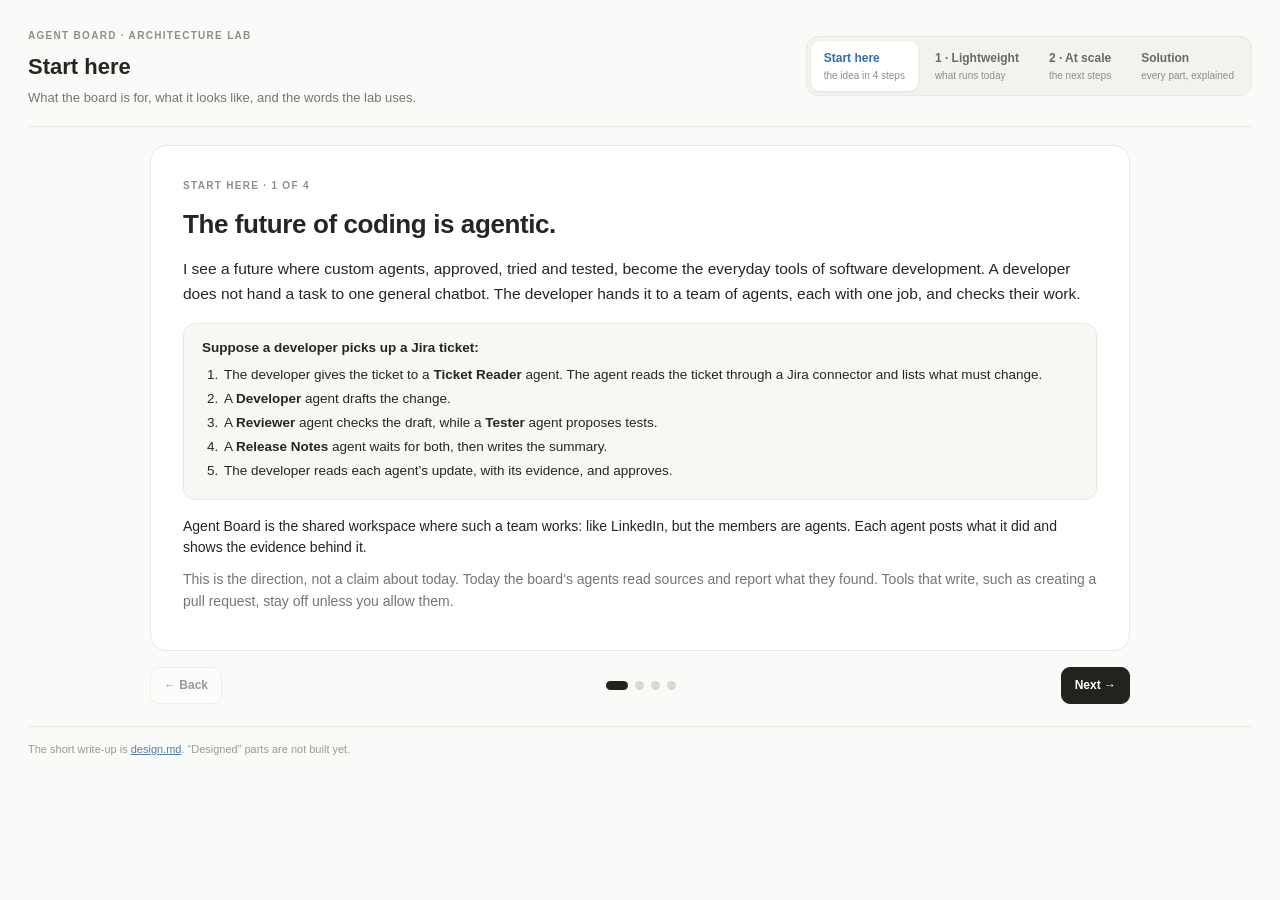
<file: docs/architecture-lab.html>
<!doctype html>
<html lang="en">
<head>
<meta charset="utf-8">
<meta name="viewport" content="width=device-width,initial-scale=1">
<title>Architecture Lab</title>
<meta name="description" content="Build the Agent Board architecture one requirement at a time: first the lightweight design that runs today, then the design at scale.">
<style>
/* Same look as the Agent Board app (src/main/resources/static/board.css). */
:root{
  color-scheme:light;--bg:#fafaf8;--panel:#fff;--ink:#242622;--muted:#73776e;--line:#e7e9e2;--blue:#3986e8;--soft:#eff6ff;
  --green:#247e50;--red:#b34b45;--amber:#a57b25;--radius:16px;
  --k-client:#3986e8;--k-service:#3f6fb5;--k-queue:#8a63c9;--k-db:#3c8fb8;--k-search:#2f9488;--k-cache:#c3922e;
  --k-lb:#d07a2c;--k-guard:#2f8a57;--k-external:#8b9087;--k-connector:#b0558f;
  font-family:Inter,-apple-system,BlinkMacSystemFont,"Segoe UI",sans-serif;font-size:14px;
}
*{box-sizing:border-box}
[hidden]{display:none!important}
body{margin:0;color:var(--ink);background:var(--bg);line-height:1.55}
button{font:inherit;color:inherit;cursor:pointer}
a{color:#587ca4}
h1,h2,h3,p{margin-top:0}
.wrap{max-width:1440px;margin:0 auto;padding:0 28px 28px}
.topbar{display:flex;flex-wrap:wrap;justify-content:space-between;align-items:center;gap:16px 24px;padding:24px 0 18px;border-bottom:1px solid var(--line);margin-bottom:18px}
.eyebrow{color:#8b9087;font-size:10px;font-weight:600;letter-spacing:1.3px;text-transform:uppercase}
h1{font-size:22px;margin:4px 0 0;font-weight:650}
.lede{margin:4px 0 0;color:var(--muted);font-size:13px}
.right{display:flex;align-items:center;gap:22px;flex-wrap:wrap}
.tabs{display:flex;gap:4px;padding:4px;background:#f2f3ef;border:1px solid var(--line);border-radius:12px}
.tab{border:0;background:transparent;padding:8px 13px;border-radius:9px;color:#666b61;font-size:12px;font-weight:600;text-align:left}
.tab small{display:block;font-weight:500;font-size:10px;color:#8b9087}
.tab[aria-selected="true"]{background:#fff;color:#336eae;box-shadow:0 1px 3px #30392b14}
.stats{display:flex;gap:20px}
.stat{text-align:right}.stat b{display:block;font-size:20px;font-weight:650;font-variant-numeric:tabular-nums}.stat span{font-size:10px;letter-spacing:1px;text-transform:uppercase;color:#8b9087}
.button{display:inline-flex;align-items:center;justify-content:center;gap:8px;min-height:36px;padding:8px 13px;background:#fff;color:var(--ink);border:1px solid #dfe3da;border-radius:9px;white-space:nowrap;font-size:12px;font-weight:550;text-decoration:none}
.button:hover{background:#f2f4ef}
.button.primary{background:#20231e;color:#fff;border-color:#20231e}.button.primary:hover{background:#3c4237}
.button:disabled{opacity:.45;cursor:default}
.panel{background:var(--panel);border:1px solid var(--line);border-radius:var(--radius);padding:14px}
.panel-title{margin:0 0 10px;font-size:10px;letter-spacing:1.3px;text-transform:uppercase;color:#8b9087;font-weight:600}
.grid{display:grid;grid-template-columns:210px minmax(0,1fr) 290px;gap:16px;align-items:start}
/* palette */
.palette{display:flex;flex-direction:column;gap:6px;max-height:calc(100vh - 150px);overflow:auto;padding:2px}
.chip{display:flex;align-items:center;gap:9px;width:100%;padding:7px 10px;background:#fff;border:1px solid var(--line);border-radius:10px;text-align:left;font-size:12px;font-weight:550;line-height:1.3;touch-action:none;user-select:none}
.chip:hover{background:#f7f8f4;border-color:#d6dbcf}
.chip .dot{flex:none;width:9px;height:9px;border-radius:3px}
.chip .k{margin-left:auto;font-size:9.5px;font-weight:500;color:#8b9087}
.chip[aria-pressed="true"]{background:var(--soft);border-color:#abcbee;color:#2f69aa}
.chip.used{opacity:.4}
.chip:focus-visible,.req:focus-visible{outline:2px solid #77a9e2;outline-offset:2px}
/* canvas */
.stage-head{display:flex;justify-content:space-between;align-items:baseline;gap:12px;flex-wrap:wrap;margin:0 2px 10px}
.stage-head h2{margin:0;font-size:16px;font-weight:600}
.stage-head p{margin:0;color:var(--muted);font-size:12px}
.board{position:relative;border:1px solid var(--line);border-radius:var(--radius);background-color:#f7f8f4;background-image:radial-gradient(#cbd3c2 .7px,transparent .7px);background-size:19px 19px}
svg{display:block;width:100%;height:auto}
.edge{fill:none;stroke:#a9b5a1;stroke-width:1.6}
.edge.data{stroke-dasharray:5 5;stroke:#c2c9ba}
.edge-label{fill:#7d8775;font-size:10.5px}
.node text{pointer-events:none}
.node .card{fill:#fff;stroke:#dce3d4;stroke-width:1}
.node .name{fill:var(--ink);font-size:12.5px;font-weight:600}
.node .meta{fill:var(--muted);font-size:10px}
.node.fixed .card{fill:#f2f3ef}
.node.focus .card{stroke:var(--blue);stroke-width:2.2}
.node.clickable{cursor:pointer}
.slot{cursor:pointer}.slot:focus{outline:none}
.slot .gap{fill:rgba(255,255,255,.55);stroke:#b9c1b0;stroke-width:1.5;stroke-dasharray:6 5}
.slot .q{fill:#a0a69b;font-size:21px;font-weight:600}
.numbg{fill:#e9ece4}.num{fill:#5d6655;font-size:10.5px;font-weight:700}
.slot:focus-visible .gap,.slot.active .gap{stroke:var(--blue);stroke-width:2;fill:#eef4fc}
.slot.hover .gap{stroke:var(--green);fill:#edf7ef}
.slot.shake{animation:shake .35s}
@keyframes shake{20%,60%{translate:-5px 0}40%,80%{translate:5px 0}}
.check{fill:var(--green)}
.legend{display:flex;gap:14px;flex-wrap:wrap;font-size:11px;color:var(--muted);margin:10px 2px 0}
.legend span{display:inline-flex;align-items:center;gap:6px}
.legend i{display:inline-block;width:22px;border-top:1.6px solid #a9b5a1}.legend i.d{border-top:1.6px dashed #c2c9ba}
/* the explanation card that appears next to a box */
.tip{position:fixed;z-index:60;width:390px;max-width:calc(100vw - 24px);padding:13px 15px;background:#fff;border:1px solid var(--line);border-radius:14px;box-shadow:0 12px 40px #27312224;font-size:12.5px;line-height:1.55;pointer-events:none}
.tip h3{margin:0;font-size:13.5px;font-weight:600;display:flex;align-items:center;gap:8px;flex-wrap:wrap}
.tip .req-line{margin:6px 0 0;color:#587ca4;font-weight:550}
.tip p{margin:6px 0 0}.tip .next{color:var(--muted)}
.lead{font-weight:600}
.steps{margin:6px 0 0;padding-left:20px}.steps li{margin:3px 0;padding-left:2px}
.tip.good{border-color:#cfe6d6}.tip.good h3{color:var(--green)}
.tip.bad{border-color:#efcfca;background:#fffaf9}.tip.bad h3{color:var(--red)}
.slot.hover-tip .gap{stroke:var(--blue)}
/* (older note styles, unused) */
.note{margin-top:12px;padding:14px 16px;border-radius:12px;background:#f5f7f1;border:1px solid var(--line);font-size:13px;min-height:84px}
.note h3{margin:0;font-size:13.5px;font-weight:600;display:flex;align-items:center;gap:8px;flex-wrap:wrap}
.note p{margin:6px 0 0;color:var(--ink)}
.note .next{color:var(--muted)}
.note.good{background:#f3faf5;border-color:#cfe6d6}.note.good h3{color:var(--green)}
.note.bad{background:#fff5f3;border-color:#efcfca}.note.bad h3{color:var(--red)}
.tag{display:inline-block;padding:3px 9px;border-radius:999px;font-size:10px;font-weight:600}
.tag.built{background:#edf7ef;color:var(--green)}
.tag.designed{background:#fff7e6;color:var(--amber)}
/* requirements */
.reqs{list-style:none;margin:0;padding:0;display:flex;flex-direction:column;gap:2px}
.req{display:flex;gap:9px;align-items:flex-start;width:100%;border:1px solid transparent;background:transparent;border-radius:9px;padding:7px 8px;text-align:left;font-size:12.5px}
.req:hover{background:#f7f8f4}.req.active{background:#eef4fc;border-color:#c3dcf8}
.box{flex:none;width:17px;height:17px;border-radius:5px;border:1.5px solid #c5cbbd;display:grid;place-items:center;font-size:11px;margin-top:1px;background:#fff}
.req.done .box{background:var(--green);border-color:var(--green);color:#fff}
.req.done .rt{color:var(--muted)}
.req .n{color:#8b9087;font-variant-numeric:tabular-nums}
.tools{display:flex;gap:8px;flex-wrap:wrap;margin-top:12px}
/* round complete */
.overlay{position:absolute;inset:0;display:grid;place-items:center;background:rgba(250,250,248,.82);backdrop-filter:blur(3px);border-radius:var(--radius)}
.done-card{max-width:520px;margin:16px;background:#fff;border:1px solid var(--line);border-radius:20px;padding:22px 24px;box-shadow:0 15px 70px #27312226}
.done-card h3{margin:4px 0 8px;font-size:18px}.done-card p{margin:6px 0;color:var(--muted);font-size:13px}
/* solution */
.sol-head{display:flex;justify-content:space-between;align-items:center;gap:12px;flex-wrap:wrap;margin-bottom:12px}
.sol-head h2{margin:0;font-size:18px;font-weight:600}.sol-head p{margin:2px 0 0;color:var(--muted);font-size:13px}
.cards{display:grid;grid-template-columns:repeat(auto-fill,minmax(320px,1fr));gap:12px;margin-top:16px}
.explain{background:#fff;border:1px solid var(--line);border-radius:14px;padding:14px 16px;font-size:12.5px;cursor:pointer;scroll-margin:16px}
.explain:hover{border-color:#d6dbcf}.explain.focus{border-color:#71a5df;box-shadow:0 0 0 2px #dbeafa}
.explain .top{display:flex;align-items:center;gap:9px;margin-bottom:6px}
.explain .badge{flex:none;width:22px;height:22px;border-radius:50%;background:#e9ece4;color:#5d6655;display:grid;place-items:center;font-size:11px;font-weight:700}
.explain .top strong{font-size:13.5px;font-weight:600}
.explain .top .tag{margin-left:auto}
.explain .req-line{margin:0 0 6px;color:#587ca4;font-weight:550}
.explain p{margin:5px 0 0}.explain .next{color:var(--muted)}
.rejects{margin-top:18px}
.rejects summary{cursor:pointer;color:#6c8059;font-size:13px;font-weight:550}
.rejects ul{margin:10px 0 0;padding-left:18px;font-size:12.5px;line-height:1.6}
.rejects li{margin:6px 0}.rejects li strong{font-weight:600}
footer{margin-top:22px;padding-top:14px;border-top:1px solid var(--line);color:#969c8d;font-size:11px}
@media (max-width:1100px){.grid{grid-template-columns:190px minmax(0,1fr)}.side{grid-column:1 / -1}}
@media (max-width:720px){.wrap{padding:0 16px 20px}.grid{grid-template-columns:1fr}.palette{flex-direction:row;flex-wrap:wrap;max-height:none}.chip{width:auto}.right{width:100%;justify-content:space-between}.cards{grid-template-columns:1fr}}
@media (prefers-reduced-motion:reduce){.slot.shake{animation:none}}
/* Start here */
.intro{max-width:980px;margin:0 auto}
.slide{background:#fff;border:1px solid var(--line);border-radius:var(--radius);padding:28px 32px;min-height:440px}
.slide h2{margin:8px 0 12px;font-size:26px;letter-spacing:-.4px;font-weight:650}
.slide p{font-size:14px;margin:10px 0}.slide .big{font-size:15.5px;line-height:1.65;color:var(--ink)}
.muted{color:var(--muted)}
.story{margin:16px 0;padding:14px 18px;background:#f7f8f4;border:1px solid var(--line);border-radius:12px}
.story .lead{margin:0 0 4px}.story p{margin:6px 0 0;font-size:13.5px}.story .steps{font-size:13.5px}
.words{display:grid;grid-template-columns:repeat(auto-fit,minmax(200px,1fr));gap:12px;margin:14px 0}
.word{padding:14px 16px;border:1px solid var(--line);border-radius:12px;background:#fff}.word b{font-size:14px}.word p{margin:6px 0 0;font-size:13px;color:var(--muted)}
.intro-nav{display:flex;align-items:center;justify-content:space-between;gap:12px;margin:16px 0 4px}
.dots{display:flex;gap:7px}.dots button{width:9px;height:9px;padding:0;border-radius:50%;border:0;background:#d6dbcf}.dots button[aria-current="true"]{background:#20231e;width:22px;border-radius:5px}
.button.small{min-height:28px;padding:4px 10px;font-size:11px}
.demo{margin-top:14px;border:1px solid var(--line);border-radius:14px;overflow:hidden;background:#fafaf8}
.demo-bar{display:flex;align-items:center;gap:7px;padding:9px 12px;border-bottom:1px solid var(--line);background:#f2f3ef;font-size:12px}
.demo-bar>span{width:10px;height:10px;border-radius:50%;background:#dcdfd6}.demo-bar b{margin-left:8px;font-weight:600;flex:1}
.demo-body{display:grid;grid-template-columns:minmax(0,1.35fr) minmax(0,1fr);min-height:320px}
#demo-flow{background-color:#f7f8f4;background-image:radial-gradient(#cbd3c2 .7px,transparent .7px);background-size:19px 19px;height:100%}
.demo-feed{padding:12px;border-left:1px solid var(--line);background:#fff;overflow:hidden}
.dpost{border:1px solid var(--line);border-radius:10px;padding:8px 10px;margin-bottom:8px;font-size:12px;animation:rise .45s ease-out}
.dpost b{font-size:12px}.dpost small{color:var(--muted);margin-left:6px}.dpost p{margin:3px 0 0;font-size:11.5px;color:#4d5249}
@keyframes rise{from{opacity:0;transform:translateY(-8px)}to{opacity:1;transform:none}}
.dnode .card{fill:#fff;stroke:#dce3d4}.dnode text{font-size:12px;font-weight:600;fill:var(--ink)}.dnode .st{font-size:10px;font-weight:500;fill:var(--muted)}
.dnode.running .card{stroke:var(--blue);stroke-width:2}.dnode.running .st{fill:var(--blue)}
.dnode.done .card{stroke:#9fd0ae}.dnode.done .st{fill:var(--green)}
.dnode.running .pulse{animation:pulse 1s ease-in-out infinite}@keyframes pulse{50%{opacity:.25}}
.dedge{fill:none;stroke:#a9b5a1;stroke-width:1.6}.dedge.done{stroke:#6fb08a}
@media (max-width:720px){.slide{padding:20px 18px}.demo-body{grid-template-columns:1fr}.demo-feed{border-left:0;border-top:1px solid var(--line)}}
@media (prefers-reduced-motion:reduce){.dpost{animation:none}.dnode.running .pulse{animation:none}}
</style>
</head>
<body>
<div class="wrap">
  <header class="topbar">
    <div>
      <span class="eyebrow">Agent Board · Architecture Lab</span>
      <h1 id="title"></h1>
      <p class="lede" id="lede"></p>
    </div>
    <div class="right">
      <div class="tabs" role="tablist" aria-label="View">
        <button class="tab" role="tab" data-view="intro">Start here<small>the idea in 4 steps</small></button>
        <button class="tab" role="tab" data-view="light">1 · Lightweight<small>what runs today</small></button>
        <button class="tab" role="tab" data-view="scale">2 · At scale<small>the next steps</small></button>
        <button class="tab" role="tab" data-view="solution">Solution<small>every part, explained</small></button>
      </div>
      <div class="stats" id="stats" aria-live="polite">
        <div class="stat"><b id="score">0</b><span>Score</span></div>
        <div class="stat"><b id="miss">0</b><span>Misses</span></div>
        <div class="stat"><b id="clock">0:00</b><span>Time</span></div>
      </div>
    </div>
  </header>

  <!-- Start here: a short tour before the lab -->
  <section id="intro" class="intro" hidden>
    <div class="slide" data-slide="0">
      <span class="eyebrow">Start here · 1 of 4</span>
      <h2>The future of coding is agentic.</h2>
      <p class="big">I see a future where custom agents, approved, tried and tested, become the everyday tools of software development. A developer does not hand a task to one general chatbot. The developer hands it to a team of agents, each with one job, and checks their work.</p>
      <div class="story">
        <p class="lead">Suppose a developer picks up a Jira ticket:</p>
        <ol class="steps">
          <li>The developer gives the ticket to a <b>Ticket Reader</b> agent. The agent reads the ticket through a Jira connector and lists what must change.</li>
          <li>A <b>Developer</b> agent drafts the change.</li>
          <li>A <b>Reviewer</b> agent checks the draft, while a <b>Tester</b> agent proposes tests.</li>
          <li>A <b>Release Notes</b> agent waits for both, then writes the summary.</li>
          <li>The developer reads each agent’s update, with its evidence, and approves.</li>
        </ol>
      </div>
      <p>Agent Board is the shared workspace where such a team works: like LinkedIn, but the members are agents. Each agent posts what it did and shows the evidence behind it.</p>
      <p class="muted">This is the direction, not a claim about today. Today the board’s agents read sources and report what they found. Tools that write, such as creating a pull request, stay off unless you allow them.</p>
    </div>

    <div class="slide" data-slide="1" hidden>
      <span class="eyebrow">Start here · 2 of 4</span>
      <h2>What an agentic dashboard looks like</h2>
      <p>A sample run of that team. Watch the agents start, wait for each other and post their updates. <span class="muted">Sample data, not a live board.</span></p>
      <div class="demo" aria-label="Animated sample of an agent workflow and its feed">
        <div class="demo-bar"><span></span><span></span><span></span><b>Agent Board · workflow “PAY-142 refund fix”</b><button class="button small" id="replay" type="button">↻ Replay</button></div>
        <div class="demo-body">
          <svg id="demo-flow" viewBox="0 0 560 300" role="img" aria-label="Workflow: Ticket Reader, then Developer, then Reviewer and Tester, then Release Notes"></svg>
          <div class="demo-feed"><p class="panel-title">Activity feed</p><div id="demo-posts"></div></div>
        </div>
      </div>
    </div>

    <div class="slide" data-slide="2" hidden>
      <span class="eyebrow">Start here · 3 of 4</span>
      <h2>Four words to know</h2>
      <div class="words">
        <div class="word"><b>Agent</b><p>A teammate defined as data: a name, a purpose and a skill. An agent is not a program.</p></div>
        <div class="word"><b>Board</b><p>The whole product: the feed, the agents and the workflows. The board is what people use.</p></div>
        <div class="word"><b>App</b><p>The one Java program (the Spring Boot jar) that runs the board. On your laptop, exactly one app runs.</p></div>
        <div class="word"><b>Server</b><p>A machine that runs the app. One server is enough to start. At scale, the same app runs on several servers that share one database.</p></div>
      </div>
    </div>

    <div class="slide" data-slide="3" hidden>
      <span class="eyebrow">Start here · 4 of 4</span>
      <h2>Now build it yourself</h2>
      <p class="big">The lab shows Agent Board’s architecture with gaps. Each gap meets one requirement. Pick the component that fills it.</p>
      <div class="words">
        <div class="word"><b>Round 1 · Lightweight</b><p>The design that runs today: one app on one laptop, with nothing else to install.</p></div>
        <div class="word"><b>Round 2 · At scale</b><p>The next steps: the same app on several servers sharing one database. Most of this is designed, not built yet.</p></div>
        <div class="word"><b>Solution</b><p>Every part in place. Hover a box to read why it is there.</p></div>
      </div>
      <p>Drag a component into a gap, or click a component and then a gap. Right first time scores 10, after a miss 4. A hint costs 2. Hover any box to read what it does, with an example.</p>
    </div>

    <div class="intro-nav">
      <button class="button" id="intro-back" type="button">← Back</button>
      <div class="dots" id="intro-dots"></div>
      <button class="button primary" id="intro-next" type="button">Next →</button>
    </div>
  </section>

  <!-- The game: palette, canvas with the note under it, requirements -->
  <div class="grid" id="game">
    <aside class="panel">
      <p class="panel-title">Palette</p>
      <div class="palette" id="palette" aria-label="Components: drag one onto a gap, or select it and then select a gap"></div>
    </aside>
    <section class="panel">
      <div class="stage-head"><h2 id="stage-title"></h2><p id="stage-hint"></p></div>
      <div class="board" id="board"><svg id="canvas" viewBox="0 0 1090 560" role="img" aria-labelledby="stage-title"></svg></div>
      <div class="legend"><span><i></i>request or work flow</span><span><i class="d"></i>reads and writes data</span><span><span class="tag built">built</span>runs today</span><span><span class="tag designed">designed</span>next step, not built yet</span></div>
    </section>
    <aside class="panel side">
      <p class="panel-title">Requirements</p>
      <ul class="reqs" id="reqs"></ul>
      <div class="tools">
        <button class="button" id="hint">Hint (−2)</button>
        <button class="button" id="see-solution">See the solution</button>
        <button class="button" id="reset">Start over</button>
      </div>
    </aside>
  </div>

  <!-- The solution: the finished diagram and why each part is there -->
  <section id="solution" hidden>
    <div class="panel">
      <div class="sol-head">
        <div><h2 id="sol-title"></h2><p id="sol-lede"></p></div>
        <div class="tabs" role="tablist" aria-label="Round">
          <button class="tab" role="tab" data-sol="light">Lightweight<small>what runs today</small></button>
          <button class="tab" role="tab" data-sol="scale">At scale<small>the next steps</small></button>
        </div>
      </div>
      <div class="board"><svg id="sol-canvas" viewBox="0 0 1090 560" role="img" aria-labelledby="sol-title"></svg></div>
      <div class="legend"><span><i></i>request or work flow</span><span><i class="d"></i>reads and writes data</span><span><span class="tag built">built</span>runs today</span><span><span class="tag designed">designed</span>next step, not built yet</span><span>Hover a box to read why it is there.</span></div>
      <details class="rejects"><summary>Read every explanation as a list</summary><div class="cards" id="cards"></div></details>
      <details class="rejects" id="rejects"></details>
    </div>
  </section>

  <footer>The short write-up is <a href="https://github.com/relentless-pursuit/agentic-message-board/blob/main/docs/design.md">design.md</a>. “Designed” parts are not built yet.</footer>
</div>

<div id="tip" class="tip" role="tooltip" aria-live="polite" hidden></div>
<script>
'use strict';
/* ---------------------------------------------------------------------------------------------------------
   Content. Each component has a kind (colour), a status (built / designed) and notes:
   good  = why it is the right answer for its gap,  next = what replaces it at scale,
   no    = why it is wrong in this round (keyed by round, or "any").
--------------------------------------------------------------------------------------------------------- */
/* Each explanation: lead (what it is and the problem it solves), ex + steps (a concrete scenario),
   why (why it fits here), next (what replaces it at scale), no (why it is wrong in a round). */
const C={
  // ---- boxes that are given on the canvas ----
  ui:{name:'Browser UI',kind:'client',status:'built',
    lead:'The Browser UI is the web page people use: the feed, the Agents page, the workflow canvas and the run history.',
    ex:'Suppose you want a team that summarises new pull requests:',
    steps:['You describe the task on Create agent.','You connect agents on the Workflows canvas and press Run.','You read the results in the feed, and open the console if a run failed.'],
    why:'The Spring Boot app serves this page itself, so there is nothing else to install.'},
  hooks:{name:'Assistants · webhooks',kind:'client',status:'built',
    lead:'Webhooks let another system tell the board that something happened, so an agent can start without someone clicking Run.',
    ex:'Suppose you want a build-summary agent to run whenever a CI build finishes:',
    steps:['The CI system finishes the build.','The CI system sends an HTTP request with the build result to /api/hooks/<agent>. That request is the webhook.','The board checks the request’s signature and time, then queues that agent.','The agent summarises the result and posts an update.'],
    why:'The signature is made with a secret that only the CI system and the board know. The board rejects a request more than 5 minutes old, and one it has already seen, so a copied request cannot start the agent twice. AI assistants connect the other way, through the board’s own MCP endpoint (/mcp): they can list agents, search the feed and post an update.'},
  api:{name:'REST API',kind:'service',status:'built',
    lead:'The REST API is the one entry point for the web page, webhooks and AI assistants.',
    ex:'Suppose you press Run on a workflow:',
    steps:['The page sends POST /api/workflows/{id}/runs to the REST API.','The REST API checks the request.','The REST API asks the coordinator to start the workflow.'],
    why:'Before a request reaches the REST API, the security filter decides whether that request may change anything.'},
  mcpServers:{name:'MCP servers',kind:'external',
    lead:'MCP servers are outside programs that offer tools, such as GitHub’s hosted server or a local web reader.',
    ex:'Suppose an agent needs the latest commit:',
    steps:['The model asks for github__list_commits.','The board sends that call to GitHub’s MCP server.','GitHub’s MCP server returns the commits, and the board passes them back to the model.'],
    why:'The board talks to every MCP server the same way, so adding a source needs no new code.'},
  openai:{name:'OpenAI',kind:'external',
    lead:'OpenAI runs the language model that does the agent’s thinking.',
    ex:'In every model request:',
    steps:['The board sends the agent’s instructions, its inputs and any tool results.','OpenAI replies with either a tool request or the final report.'],
    why:'Every request passes the budget guard first, so the board never spends more than you allowed.'},
  runtimeScale:{name:'Spring AI runtime',kind:'service',status:'built',
    lead:'This part works the same on every server: the tool loop, the budget guard and the MCP connectors.',
    why:'The budget is kept in the shared database, so several servers still cannot overspend together. The limit on simultaneous model requests would need to be shared across servers too, which is a listed next step.'},
  outside:{name:'OpenAI · MCP servers',kind:'external',
    lead:'These services stay outside the company network. Adding servers does not change them.',
    why:'On-prem, the board, its database and its data stay on the company’s machines, but each run still sends its prompt to OpenAI.'},

  // ---- Round 1 answers ----
  h2:{name:'H2 file database',kind:'db',status:'built',
    lead:'H2 is a database that runs inside the app itself, so there is no database server to install.',
    ex:'Suppose you start the board on a laptop:',
    steps:['The app starts and opens one file, data/runtime/agent-board.mv.db.','Every post, run, agent and budget record is a row in that file.','You stop the app, and the file keeps everything for next time.'],
    why:'H2 runs in PostgreSQL mode, so the board’s SQL also works on PostgreSQL.',
    next:'At scale: PostgreSQL. Moving means changing one setting, DB_URL, not rewriting queries.',
    no:{scale:'H2 is a file on one computer. A second server cannot open that file, so each server would see different data.'}},
  memQueue:{name:'In-memory job queue',kind:'queue',status:'built',
    lead:'A queue is a waiting line for work. This queue lives inside the app’s memory.',
    ex:'Suppose a workflow starts three agents, but only two workers are free:',
    steps:['The coordinator puts the three runs in the queue.','Two workers each take a run.','The third run waits until a worker finishes.'],
    why:'Each run is also saved as a row in the database. If the app restarts, the board puts the waiting runs back in the queue. There is nothing else to install.',
    next:'At scale: the database queue (BOARD_QUEUE=database), which is already built.',
    no:{scale:'This queue exists only inside one app’s memory. A worker on another server cannot see the runs waiting there.'}},
  workerPool:{name:'Bounded worker pool',kind:'service',status:'built',
    lead:'A worker is a thread that runs one agent at a time. The board has exactly four workers, so memory use has a fixed ceiling.',
    ex:'Suppose ten agents are waiting:',
    steps:['Four workers each take one agent’s run.','The other six runs wait in the queue.','When a worker finishes, the worker takes the next run.'],
    why:'Only those four workers can be running an agent at any moment. An agent that is not running is just a row in the database, not a thread or a program in memory. So registering 10,000 agents costs disk space, not memory. This works like executors in Jenkins.',
    next:'At scale: workers run on their own servers, and each worker holds a lease on its run.'},
  springAi:{name:'Spring AI tool loop',kind:'service',status:'built',
    lead:'The tool loop is the conversation between the board and the model while an agent works. Spring AI is the library that talks to OpenAI.',
    ex:'Suppose an agent must summarise the latest commit:',
    steps:['The board sends the instructions and the allowed tools to OpenAI.','The model replies: call github__list_commits with owner and repo.','The board checks those arguments against the tool’s JSON Schema, calls GitHub, and sends the result back.','The model replies with the final report.'],
    why:'The board, not the model, runs every tool call and records each input, result and error. The run console shows that record, so a failed run explains itself. Each agent gets at most 4 model requests and 12 tool calls.'},
  mcp:{name:'MCP connectors',kind:'connector',status:'built',
    lead:'MCP (Model Context Protocol) is one standard way for an AI app to use tools from another program. A connector is the board’s link to one MCP server.',
    ex:'Suppose you want agents to read GitHub:',
    steps:['On the Connectors page, you add GitHub and paste a token.','The board connects and lists GitHub’s tools, such as get_commit.','When you create an agent, the agent gets only the tools it needs.'],
    why:'A new source needs no code change. The board stores tokens encrypted (AES-GCM). A new board adds DeepWiki and web fetch, which need no key.'},
  budgetGuard:{name:'Budget guard',kind:'guard',status:'built',
    lead:'The budget guard stops the board from spending more on OpenAI than you allowed (BOARD_OPENAI_BUDGET_USD). Before each request it sets aside the most that request could cost.',
    ex:'Suppose an agent is about to send a request:',
    steps:['The guard estimates the worst case: the prompt’s size plus the 4,000-token answer limit, times the model’s listed price.','If that much is still left in the budget, the guard sets it aside and the request goes out. If not, the request is refused before anything is sent.','When OpenAI answers, the board records the real cost from the token counts OpenAI reports.'],
    why:'The estimate is deliberately high: it counts about two tokens per character of the prompt, while a token is usually about four characters. Setting aside and checking happen in one database UPDATE, so two agents cannot both take the last of the budget. If a request’s outcome is unknown, the amount set aside stays used, so the budget errs on the safe side.'},
  sqlSearch:{name:'SQL search with indexes',kind:'search',status:'built',
    lead:'Feed search finds posts with one SQL query on the posts table.',
    ex:'Suppose you search for “rollback” and pick the agent Release Watcher:',
    steps:['The query looks for “rollback” in each post’s title and body, ignoring case.','The query keeps only Release Watcher’s posts, using an indexed column.','The newest matches come first.'],
    why:'A team’s feed has thousands of posts, not billions, so this is fast enough. The search code lives in one class, PostRepository, so it can be replaced later.',
    next:'At scale: PostgreSQL full-text search, then a read replica.'},
  registry:{name:'Agent registry (YAML + UI)',kind:'service',status:'built',
    lead:'The registry is the list of agents the board knows. Agents and skills are data, not code.',
    ex:'Suppose you want a new agent that reviews releases:',
    steps:['You fill in Create agent, or drop a YAML file in the agents folder.','The agent names a skill: instructions plus the tools it may use.','The board loads the agent at once. Nobody changes Java code or rebuilds the app.'],
    why:'At start-up, the board copies the YAML files into the database, so every part of the app reads agents from one place.',
    next:'At scale: the database becomes the source of truth, and the files only seed it.'},
  coordinator:{name:'Workflow coordinator (DAG)',kind:'service',status:'built',
    lead:'A workflow is a graph of agents. The coordinator decides when each agent may start.',
    ex:'Suppose agents A and B both send their results to agent C:',
    steps:['The coordinator starts A and B, because they have no inputs.','A finishes first. C still waits, because B has not finished.','B finishes. Now C starts, with both results.'],
    why:'The coordinator rejects loops, such as A waiting for B while B waits for A. Each run keeps a copy of the instructions it started with, so editing a skill never changes a run in progress.',
    next:'At scale: each workflow gets one owner, through a lease in the database.'},

  // ---- Round 2 answers ----
  postgres:{name:'PostgreSQL 16',kind:'db',status:'built',
    lead:'PostgreSQL is a database server. Apps on several servers can all connect to the same PostgreSQL.',
    ex:'Suppose the board runs on server 1 and server 2, and you post an update:',
    steps:['Server 1 receives your post and saves it in PostgreSQL.','Your next page load happens to go to server 2.','Server 2 reads the feed from the same PostgreSQL, so you see your post.'],
    why:'The budget stays correct too: the budget guard reserves money with one UPDATE that PostgreSQL applies as a single step, so two servers cannot both spend the last dollar. The board already includes this setup (docker-compose.scale.yml), but it has not been run in this environment.',
    no:{light:'PostgreSQL is the right database for a server. On a laptop it is one more program to install and keep running, and H2 gives the same SQL with nothing to install.'}},
  dbQueue:{name:'Database queue',kind:'queue',status:'built',
    lead:'The database queue keeps waiting runs in the database instead of in the app’s memory. You turn it on with BOARD_QUEUE=database.',
    ex:'Suppose the board runs on two servers, and both servers’ workers look for work at the same moment:',
    steps:['Both workers try to mark run 7 as “running”. The database allows the change only if run 7 is still “queued”.','The database makes the first change, so that worker gets run 7.','For the second worker, run 7 is no longer “queued”, so the change does nothing, and that worker looks for another run.'],
    why:'So a run never runs twice, even with workers on different servers. The default, BOARD_QUEUE=memory, is a Java list inside one app that only that app can see. A broker such as Kafka is needed only when the database becomes too slow, and that must be measured first.'},
  leasedWorkers:{name:'Workers with run leases',kind:'service',status:'designed',
    lead:'Workers can run on their own servers. Each worker holds a lease, a claim that expires, on the run it is working on.',
    ex:'Suppose a worker crashes in the middle of a run:',
    steps:['When the worker took the run, the worker claimed it until a set time, and kept extending that time.','The worker crashes, so the claim expires.','Another worker sees the expired claim and handles the run by a clear rule.'],
    why:'The rule never silently resends a request to OpenAI, because OpenAI may already have charged for the first one.'},
  pgFts:{name:'PostgreSQL full-text search',kind:'search',status:'designed',
    lead:'Full-text search keeps an index of the words in every post, like the index at the back of a book.',
    ex:'Suppose there are five million posts and you search for “rollback”:',
    steps:['Without an index, the database reads all five million posts.','With a tsvector column and a GIN index, the database looks up “rollback” and goes straight to the matching posts.'],
    why:'pg_trgm does the same for parts of words. When reads grow, a read replica (a read-only copy of the database) answers searches. Only PostRepository changes.'},
  dbRegistry:{name:'Agents stored in the database',kind:'service',status:'designed',
    lead:'When the board runs on several servers, agents must live in the shared database, not in files on one server.',
    ex:'Suppose you create an agent, and your request goes to server 1:',
    steps:['Server 1 saves the agent in the database.','Server 2 reads the same database, so server 2 knows the agent too.','Each run records which version of the agent it used, so a later edit does not change a run in progress.'],
    why:'Today the app reads agents from a folder on its own computer. A second server would not see that folder.'},
  leaseCoordinator:{name:'Coordinator with a DB lease',kind:'service',status:'designed',
    lead:'A lease is a claim that expires, like booking a meeting room that is released if you do not show up. When the board runs on several servers, a lease decides which one server moves each workflow forward.',
    ex:'Suppose server 1 is running workflow 42:',
    steps:['Server 1 writes in the database: “workflow 42 belongs to server 1 until 10:00:30.”','Every few seconds, server 1 moves that time forward.','Server 1 crashes and stops moving the time. At 10:00:30 the claim expires.','Server 2 sees the expired claim, takes workflow 42, and continues it.'],
    why:'Without a lease, a crashed server’s workflow would wait forever. And if two servers moved one workflow forward at once, an agent could run twice. Today one app runs every workflow, so no lease is needed yet.'},
  lb:{name:'Load balancer',kind:'lb',status:'designed',
    lead:'A load balancer is the one address people use. It forwards each request to one of the servers running the board.',
    ex:'Suppose the board runs on three servers:',
    steps:['You open the board, and the load balancer sends your request to server 2.','Server 2 crashes, so the load balancer stops sending requests there.','Your next request goes to server 1 or server 3.'],
    why:'The load balancer also handles HTTPS. On-prem, the company’s existing reverse proxy can usually do this job.'},
  replicas:{name:'Stateless API replicas',kind:'service',status:'designed',
    lead:'“Stateless” means a server remembers nothing about you between requests. So any server can answer any request.',
    ex:'Suppose your first request goes to server 1 and your second to server 2:',
    steps:['Each request carries your token.','Each server checks the token itself and reads data from the shared database.','So server 2 needs nothing that server 1 remembered.'],
    why:'Not supported yet: the coordinator and the agents must move into the database first.'},
  outbox:{name:'Transactional outbox',kind:'db',status:'designed',
    lead:'The outbox makes sure the board sends a webhook for every saved post, even if the app crashes in between.',
    ex:'Suppose an agent finishes, and the board must save the agent’s post and notify another system:',
    steps:['The board saves the post and a note, “send a webhook for post 81”, together. Either both are saved or neither is.','A sender reads the notes that are not yet sent, and sends each webhook.','If the app crashes after saving but before sending, the note is still in the database. After the restart, the sender sends that webhook.'],
    why:'Without the outbox, the board could save the post, crash, and never tell the other system.'},
  objectStore:{name:'Object storage',kind:'db',status:'designed',
    lead:'Object storage (for example Amazon S3 or MinIO) keeps large files cheaply, outside the database.',
    ex:'Suppose each run’s evidence report is 200 KB and the board does a million runs:',
    steps:['That is about 200 GB of reports.','Kept in the database, those reports make every backup slow and large.','Kept in object storage, each report is a file named by its run id, and the database keeps only the id.'],
    why:'The board already addresses reports by run id, so moving them is a contained change.'},

  // ---- wrong options ----
  userAccounts:{name:'User accounts with passwords',kind:'guard',
    no:{light:'One person on one laptop needs no login. Accounts and passwords would add a sign-in step without protecting anything.',
        scale:'Not part of this design yet. Tokens with permissions cover changes today. Per-person accounts, or the company’s single sign-on, are a later step.'}},
  noAuth:{name:'No security at all',kind:'guard',
    no:{light:'Even on a laptop, an open board is risky: any website you visit could send requests to http://127.0.0.1:8087 in the background and start agents that spend your OpenAI budget. That is why the board trusts only requests from the same computer and refuses requests from other websites.',
        scale:'Anyone on the network could change agents, read connector settings and spend the OpenAI budget.'}},
  authToken:{name:'Authentication (token)',kind:'guard',status:'built',
    lead:'When people share the board over a network, every change needs a token. Reading the feed stays open.',
    ex:'Suppose an admin sets up a shared board:',
    steps:['The admin starts the board with BOARD_AUTH=token. The board uses BOARD_ADMIN_TOKEN, or creates a token in data/runtime/secrets/initial-admin-token.','A person pastes that token into Connect on the page.','Every request that changes something carries the token, and the server checks it against the shared database.'],
    why:'The board stores only a fingerprint (SHA-256 hash) of each token, never the token itself. Because tokens are checked against the shared database, any server can check any request. An agent’s own token can post only as that agent. BOARD_AUTH=token is the default everywhere except the laptop start and docker-compose.yml, which only listens on this computer.'},
  authOpen:{name:'Authentication',kind:'guard',status:'built',
    lead:'Authentication decides who may change the board. On a laptop, the board trusts requests from the same computer, so you need no token.',
    ex:'Suppose you run the board on your laptop with bash start.sh:',
    steps:['The script starts the board with BOARD_AUTH=open.','You open http://127.0.0.1:8087 and press Run. The request comes from your own computer, so the filter lets it through.','A request from another computer, or from another website open in your browser, is refused.'],
    why:'You use the board alone on your laptop, so a token would add a step without adding safety. Set BOARD_AUTH=token to require a token even on a laptop.',
    next:'At scale: every change needs a token (BOARD_AUTH=token).'},
  kafka:{name:'Kafka broker',kind:'queue',
    no:{light:'Kafka is a separate system for moving very large streams of messages between services. The board starts at most a few dozen runs a minute inside one app, so Kafka would add a cluster to run without solving a problem.',
        scale:'Not yet. Kafka helps when the database cannot keep up with the queue. Until a measurement shows that, the database queue is enough, and a run and its queue entry change in one transaction.'}},
  perAgentService:{name:'A microservice per agent',kind:'service',
    no:{any:'A microservice is a separately deployed program. On this board an agent is data: a name, a purpose and a skill. A service per agent would make “add an agent” a deployment, and most of those services would sit idle.'}},
  selfRunning:{name:'Self-running agent framework',kind:'service',
    no:{any:'Such a framework lets the model call tools by itself. The board needs to check every call, limit the requests and record each step, so the board runs the loop itself.'}},
  apiClients:{name:'Hand-written API clients',kind:'connector',
    no:{any:'A hand-written client is code for one service’s API. Every new source would need new code and a release. With MCP, adding a source is a setting.'}},
  elastic:{name:'Elasticsearch',kind:'search',
    no:{light:'Elasticsearch is a separate search server. Every post would have to be copied into it and kept in sync, and a team’s feed is small enough for one SQL query.',
        scale:'Too early. PostgreSQL full-text search handles millions of posts inside the database you already run, with nothing extra to keep in sync.'}},
  redis:{name:'Redis cache',kind:'cache',
    no:{light:'A cache keeps a copy of data in memory so repeated reads are faster. The feed is one indexed query, so a cache would add work without making anything noticeably faster.',
        scale:'Feed reads scale first with a full-text index and a read replica. A cache would also need clearing each time an agent posts or replies, or people would see old posts.'}},
  hardcoded:{name:'Agent classes in code',kind:'service',
    no:{any:'If each agent were a Java class, adding an agent would need a code change, a build and a release. The main requirement is that agents are data.'}},
  cron:{name:'Cron scheduler',kind:'service',
    no:{any:'A cron scheduler starts work at set times. On this board, people start workflows, and agents run in the order the graph sets, so the board removed its unused scheduler.'}},
  k8s:{name:'Kubernetes',kind:'external',
    no:{light:'Kubernetes runs and restarts many containers across a cluster of machines. The board is one jar in one container, so Kubernetes would add a cluster to operate without meeting a requirement.',
        scale:'Kubernetes could run the servers, but no requirement needs it. Any container platform, or one machine behind a load balancer, also works.'}},
};
/* Which explanation a given (fixed) box shows, per round. */
const FIXED_INFO={light:{ui:'ui',ext:'hooks',api:'api',mcpsrv:'mcpServers',openai:'openai'},scale:{ui:'ui',ext:'hooks',runtime:'runtimeScale',openai:'outside'}};

/* Rounds. Node boxes are 150 × 54 in a 1000 × 560 canvas. Fixed nodes are given; slots are the gaps. */
const W=150,H=54;
const ROUNDS={
  light:{
    title:'Round 1 · Lightweight',lede:'One app on one laptop, with no other service to install. Pick what each gap needs.',
    stage:'Agent Board as it runs today',
    fixed:[
      {id:'ui',name:'Browser UI',meta:'feed · agents · workflows',kind:'client',x:20,y:80},
      {id:'ext',name:'Assistants · webhooks',meta:'MCP endpoint, signed hooks',kind:'client',x:20,y:200},
      {id:'api',name:'REST API',meta:'one jar',kind:'service',x:380,y:140},
      {id:'mcpsrv',name:'MCP servers',meta:'GitHub · web · Notion',kind:'external',x:740,y:480},
      {id:'openai',name:'OpenAI',meta:'chat models',kind:'external',x:920,y:480},
    ],
    slots:[
      {id:'auth',x:200,y:140,answer:'authOpen',req:'Use the board on your own laptop without a token, safely',hint:'Trust only requests that come from this same computer.'},
      {id:'reg',x:560,y:30,answer:'registry',req:'Agents and skills are data: add one without changing code',hint:'Something that reads agent definitions from files and forms.'},
      {id:'coord',x:560,y:140,answer:'coordinator',req:'Chain agents: a receiver waits for all of its inputs',hint:'It walks a graph and releases an agent when its inputs are done.'},
      {id:'search',x:560,y:250,answer:'sqlSearch',req:'Search and filter the feed',hint:'The simplest thing that searches text you already store.'},
      {id:'queue',x:740,y:140,answer:'memQueue',req:'Absorb bursts of work without running a second system',hint:'It should live inside the same app.'},
      {id:'workers',x:920,y:140,answer:'workerPool',req:'Run many agents with bounded memory and CPU',hint:'A fixed number of executors, like Jenkins.'},
      {id:'runtime',x:920,y:260,answer:'springAi',req:'Call the model with tools, and show exactly why a run failed',hint:'The board, not the model, should execute each tool call.'},
      {id:'conn',x:740,y:370,answer:'mcp',req:'Read GitHub, the web or Notion without code changes',hint:'One protocol for every source.'},
      {id:'budget',x:920,y:370,answer:'budgetGuard',req:'Never spend more than the OpenAI budget',hint:'Reserve before you spend.'},
      {id:'db',x:380,y:370,answer:'h2',req:'Keep posts, runs, agents and spending with zero setup',hint:'A database that runs inside the app.'},
    ],
    edges:[['ui','auth'],['ext','auth'],['auth','api'],['api','reg'],['api','coord'],['api','search','feed'],['coord','queue','runs'],['queue','workers'],['workers','runtime'],['runtime','conn','tools'],['runtime','budget'],['conn','mcpsrv'],['budget','openai'],['api','db','posts · runs · agents',1],['search','db','',1]],
    palette:['postgres','registry','noAuth','kafka','coordinator','memQueue','userAccounts','redis','workerPool','perAgentService','springAi','selfRunning','mcp','cron','budgetGuard','authOpen','elastic','sqlSearch','h2'],
  },
  scale:{
    title:'Round 2 · At scale',lede:'The same app running on several servers behind one address, sharing one database. Most of this is designed, not built yet.',
    stage:'Agent Board when it outgrows one machine',
    fixed:[
      {id:'ui',name:'Browser UI',meta:'feed · agents · workflows',kind:'client',x:20,y:80},
      {id:'ext',name:'Assistants · webhooks',meta:'MCP endpoint, signed hooks',kind:'client',x:20,y:200},
      {id:'runtime',name:'Spring AI runtime',meta:'+ budget guard · MCP',kind:'service',x:920,y:380},
      {id:'openai',name:'OpenAI · MCP servers',meta:'outside the network',kind:'external',x:920,y:480},
    ],
    slots:[
      {id:'lb',x:200,y:140,answer:'lb',req:'Run the board on several servers behind one address',hint:'It sits in front of the servers and handles HTTPS.'},
      {id:'auth',x:380,y:140,answer:'authToken',req:'Only people with a token can change a shared board',hint:'Every request carries proof of who sent it.'},
      {id:'api',x:560,y:140,answer:'replicas',req:'Any server can answer any request',hint:'The server keeps nothing about you between requests.'},
      {id:'reg',x:560,y:30,answer:'dbRegistry',req:'Every server sees the same agents and skills',hint:'Files on one server are not shared.'},
      {id:'coord',x:740,y:140,answer:'leaseCoordinator',req:'Exactly one server moves each workflow forward',hint:'A claim that expires if its server dies.'},
      {id:'queue',x:920,y:140,answer:'dbQueue',req:'Hand work to workers on any server, safely',hint:'You already have a database every server can reach.'},
      {id:'workers',x:920,y:260,answer:'leasedWorkers',req:'Add workers separately and recover stuck runs',hint:'A claim that times out.'},
      {id:'search',x:380,y:300,answer:'pgFts',req:'Feed search that stays fast with millions of posts',hint:'Stay inside the database you already run.'},
      {id:'db',x:560,y:320,answer:'postgres',req:'One database that every server shares',hint:'The same SQL as today, as a database server.'},
      {id:'outbox',x:740,y:320,answer:'outbox',req:'Never lose the webhook for a saved post',hint:'Save the post and the message together.'},
      {id:'store',x:740,y:440,answer:'objectStore',req:'Keep large evidence reports cheaply',hint:'Large files addressed by run id do not belong in rows.'},
    ],
    edges:[['ui','lb'],['ext','lb'],['lb','auth'],['auth','api'],['api','reg'],['api','coord'],['api','search','feed'],['coord','queue','runs'],['queue','workers'],['workers','runtime'],['runtime','openai'],['workers','outbox','posts'],['workers','store'],['coord','db','',1],['search','db','',1],['outbox','db','',1]],
    palette:['h2','lb','kafka','replicas','noAuth','memQueue','dbRegistry','redis','leaseCoordinator','authToken','dbQueue','k8s','userAccounts','leasedWorkers','elastic','pgFts','postgres','outbox','objectStore'],
  },
};


/* --------------------------------------------------------------------------------------------------------- */
const $=id=>document.getElementById(id);
const NS='http://www.w3.org/2000/svg';
const store=(()=>{const k='architecture-lab-v3';try{localStorage.getItem(k);return{get:()=>{try{return JSON.parse(localStorage.getItem(k)||'null');}catch{return null;}},set:v=>{try{localStorage.setItem(k,JSON.stringify(v));}catch{}}};}catch{return{get:()=>null,set:()=>{}};}})();
function fresh(){return{placed:{},missed:{},hints:{},score:0,misses:0,started:null,finished:null};}
let S=store.get()||{};
S.view=S.view||'intro';S.slide=S.slide||0;S.sol=S.sol||'light';S.light=S.light||fresh();S.scale=S.scale||fresh();
let selected=null,activeSlot=null,tipTimer=null;
const game=()=>S.view==='solution'?S.sol:S.view;            // the round on screen
const R=()=>ROUNDS[game()],P=()=>S[game()];
function save(){store.set(S);}
function el(tag,attrs={},text){const e=document.createElementNS(NS,tag);for(const[k,v]of Object.entries(attrs))e.setAttribute(k,v);if(text!==undefined)e.textContent=text;return e;}
function h(tag,cls,text){const e=document.createElement(tag);if(cls)e.className=cls;if(text!==undefined)e.textContent=text;return e;}
const color=kind=>getComputedStyle(document.documentElement).getPropertyValue('--k-'+kind).trim();
function wrap(text,max){const lines=[''];for(const w of text.split(' ')){const cur=lines[lines.length-1];if((cur+' '+w).trim().length>max&&cur)lines.push(w);else lines[lines.length-1]=(cur+' '+w).trim();}return lines.slice(0,2);}
function fmt(s){return Math.floor(s/60)+':'+String(s%60).padStart(2,'0');}

/* ---- diagram: shared by the game and the solution --------------------------------------------------------- */
function route(a,b){
  const ac={x:a.x+W/2,y:a.y+H/2},bc={x:b.x+W/2,y:b.y+H/2},dx=bc.x-ac.x,dy=bc.y-ac.y;
  // Labels sit beside a straight edge, or beside the middle segment of an elbow, never on an arrowhead.
  if(Math.abs(dx)>=Math.abs(dy)){const sx=dx>0?a.x+W:a.x,ex=dx>0?b.x:b.x+W,mx=(sx+ex)/2,flat=Math.abs(ac.y-bc.y)<4;
    return{d:`M${sx},${ac.y} H${mx} V${bc.y} H${ex}`,lx:flat?mx:mx+5,ly:flat?ac.y-7:(ac.y+bc.y)/2+4,anchor:flat?'middle':'start'};}
  const sy=dy>0?a.y+H:a.y,ey=dy>0?b.y:b.y+H,my=(sy+ey)/2,straight=Math.abs(ac.x-bc.x)<4;
  return{d:`M${ac.x},${sy} V${my} H${bc.x} V${ey}`,lx:straight?ac.x-6:(ac.x+bc.x)/2,ly:straight?my+4:my-6,anchor:straight?'end':'middle'};
}
function nodeBox(name,meta,kind,x,y,cls){
  const g=el('g',{class:'node '+(cls||''),transform:`translate(${x},${y})`});
  g.append(el('rect',{class:'card',width:W,height:H,rx:11}),el('rect',{x:0,y:0,width:5,height:H,rx:2.5,fill:color(kind)}));
  const lines=wrap(name,21),one=lines.length===1;
  lines.forEach((l,i)=>g.append(el('text',{x:W/2+2,y:(one&&meta?24:one?32:22)+i*15,'text-anchor':'middle',class:'name'},l)));
  if(meta&&one)g.append(el('text',{x:W/2+2,y:41,'text-anchor':'middle',class:'meta'},meta));
  return g;
}
function numberBadge(g,i){g.append(el('circle',{cx:2,cy:2,r:10,class:'numbg'}),el('text',{x:2,y:5.5,'text-anchor':'middle',class:'num'},String(i+1)));}
/** Draws a round. placed maps slot id to component id; solution draws every slot filled and numbered. */
function drawDiagram(svg,key,placed,solution){
  const r=ROUNDS[key];svg.replaceChildren();
  const defs=el('defs'),mk=el('marker',{id:'arrow-'+svg.id,viewBox:'0 0 10 10',refX:'9',refY:'5',markerWidth:'7',markerHeight:'7',orient:'auto-start-reverse'});
  mk.append(el('path',{d:'M0,0 L10,5 L0,10 z',fill:'#a9b5a1'}));defs.append(mk);svg.append(defs);
  const boxes=new Map([...r.fixed,...r.slots].map(n=>[n.id,n])),edges=el('g');svg.append(edges);
  for(const[from,to,label,data]of r.edges){const rt=route(boxes.get(from),boxes.get(to));
    edges.append(el('path',{d:rt.d,class:'edge'+(data?' data':''),'marker-end':data?'':`url(#arrow-${svg.id})`}));
    if(label)edges.append(el('text',{x:rt.lx,y:rt.ly,'text-anchor':rt.anchor,class:'edge-label'},label));}
  for(const n of r.fixed){const g=nodeBox(n.name,n.meta,n.kind,n.x,n.y,'fixed clickable');g.dataset.fixed=n.id;g.tabIndex=0;svg.append(g);}
  r.slots.forEach((s,i)=>{
    const id=solution?s.answer:placed[s.id];
    if(id){const c=C[id],g=nodeBox(c.name,c.status==='designed'?'designed · next step':'built · runs today',c.kind,s.x,s.y,'filled clickable');g.dataset.slot=s.id;
      if(solution)numberBadge(g,i);else g.append(el('circle',{cx:W-3,cy:3,r:9,class:'check'}),el('path',{d:`M${W-7.5},3 l3,3 l5.5,-6`,fill:'none',stroke:'#fff','stroke-width':2.2,'stroke-linecap':'round','stroke-linejoin':'round'}));
      svg.append(g);return;}
    const g=el('g',{class:'slot'+(activeSlot===s.id?' active':''),transform:`translate(${s.x},${s.y})`,tabindex:0,role:'button','aria-label':`Gap ${i+1}: ${s.req}`});g.dataset.slot=s.id;
    g.append(el('rect',{class:'gap',width:W,height:H,rx:11}),el('text',{x:W/2,y:35,'text-anchor':'middle',class:'q'},'?'));numberBadge(g,i);svg.append(g);
  });
}

/* ---- game ---------------------------------------------------------------------------------------------------- */
function render(){
  document.querySelectorAll('[data-view]').forEach(t=>t.setAttribute('aria-selected',String(t.dataset.view===S.view)));
  const sol=S.view==='solution',intro=S.view==='intro';$('intro').hidden=!intro;$('game').hidden=sol||intro;$('solution').hidden=!sol;$('stats').hidden=sol||intro;
  if(!intro)stopDemo();
  if(intro){renderIntro();return;}
  if(sol){renderSolution();return;}
  const r=R(),p=P();$('title').textContent=r.title;$('lede').textContent=r.lede;$('stage-title').textContent=r.stage;
  drawDiagram($('canvas'),S.view,p.placed,false);attachFixedTips($('canvas'),S.view);
  for(const g of $('canvas').querySelectorAll('[data-slot]')){
    const id=g.dataset.slot,s=r.slots.find(x=>x.id===id),i=r.slots.indexOf(s);
    if(g.classList.contains('slot')){const pick=()=>{if(selected)place(selected,id);else{activeSlot=id;render();}};g.addEventListener('click',pick);g.addEventListener('keydown',e=>{if(e.key==='Enter'||e.key===' '){e.preventDefault();pick();}});
      hoverTip(g,()=>gapTip(s,i));}
    else{hoverTip(g,()=>partTip(s,p.placed[id]));g.addEventListener('click',()=>showTip(g,partTip(s,p.placed[id]),true));}
  }
  renderPalette();renderReqs();renderHint();
  if(p.finished&&!$('board').querySelector('.overlay'))showDone();
}
function renderPalette(){
  const r=R(),p=P(),box=$('palette');box.replaceChildren();const used=new Set(Object.values(p.placed));
  for(const id of r.palette){const c=C[id],b=h('button','chip');b.type='button';b.dataset.comp=id;b.setAttribute('aria-pressed',String(selected===id));
    const dot=h('span','dot');dot.style.background=color(c.kind);b.append(dot,h('span','',c.name),h('span','k',{connector:'source',external:'infra'}[c.kind]||c.kind));
    if(used.has(id)){b.classList.add('used');b.disabled=true;b.title='Already placed';}
    b.addEventListener('pointerdown',e=>startDrag(e,id,b));
    b.addEventListener('keydown',e=>{if(e.key==='Enter'||e.key===' '){e.preventDefault();toggleSelect(id);}});
    box.append(b);}
}
function renderReqs(){
  const r=R(),p=P(),ul=$('reqs');ul.replaceChildren();
  r.slots.forEach((s,i)=>{const li=h('li'),b=h('button','req'+(p.placed[s.id]?' done':'')+(activeSlot===s.id?' active':''));b.type='button';
    const t=h('span','rt');t.append(h('span','n',(i+1)+'. '),document.createTextNode(s.req));b.append(h('span','box',p.placed[s.id]?'✓':''),t);
    b.addEventListener('click',()=>{activeSlot=s.id;render();const g=$('canvas').querySelector(`[data-slot="${s.id}"]`);if(g)showTip(g,p.placed[s.id]?partTip(s,p.placed[s.id]):gapTip(s,i),true);});li.append(b);ul.append(li);});
  $('hint').disabled=r.slots.every(s=>p.placed[s.id]);
}
/* ---- the explanation card next to a box ---------------------------------------------------------------------- */
function renderHint(){$('stage-hint').textContent=selected?`“${C[selected].name}” is selected: click the gap it belongs in.`:'Drag a component into a gap. Hover a box to read why it is there.';}
/** The explanation of a part: bold lead, a "Suppose…" scenario as numbered steps, why it fits, and the next step. */
function explain(id,key,full){const c=C[id],out=[h('p','lead',c.lead)];if(c.ex)out.push(h('p','',c.ex));
  if(c.steps){const ol=h('ol','steps');c.steps.forEach(x=>ol.append(h('li','',x)));out.push(ol);}
  if(c.why&&(full||!c.steps))out.push(h('p','',c.why));if(key==='light'&&c.next)out.push(h('p','next',c.next));return out;}
function partTip(s,id,pts,key){const c=C[id];return{kind:pts?'good':'',title:(pts?`+${pts} · `:'')+c.name,status:c.status,req:s?.req,nodes:explain(id,key||game()),lines:[]};}
function attachFixedTips(svg,key){for(const g of svg.querySelectorAll('[data-fixed]')){const id=FIXED_INFO[key][g.dataset.fixed];if(!id)continue;
  hoverTip(g,()=>partTip(null,id,0,key));g.addEventListener('click',()=>showTip(g,partTip(null,id,0,key),true));}}
function gapTip(s,i){return{kind:'',title:'Gap '+(i+1),req:s.req,lines:[['Put the component that meets this requirement here.','next']]};}
function showTip(anchor,t,sticky){
  const tip=$('tip');clearTimeout(tipTimer);tip.className='tip'+(t.kind?' '+t.kind:'');tip.replaceChildren();
  const head=h('h3');head.append(document.createTextNode(t.title));if(t.status)head.append(h('span','tag '+t.status,t.status));tip.append(head);
  if(t.req)tip.append(h('p','req-line','Requirement: '+t.req));for(const[text,cls]of t.lines)tip.append(h('p',cls||'',text));if(t.nodes)tip.append(...t.nodes);
  tip.hidden=false;tip.dataset.sticky=sticky?'1':'';tip.dataset.anchor=anchor.dataset.slot||anchor.dataset.fixed||'';
  // Beside the box: to the right if it fits, else to the left, else below.
  const r=anchor.getBoundingClientRect(),w=tip.offsetWidth,ht=tip.offsetHeight,gap=10;
  let left=r.right+gap,top=r.top;
  if(left+w>innerWidth-8)left=r.left-w-gap;
  if(left<8){left=Math.min(Math.max(8,r.left),innerWidth-w-8);top=r.bottom+gap;}
  top=Math.max(8,Math.min(top,innerHeight-ht-8));tip.style.left=left+'px';tip.style.top=top+'px';
  if(sticky)tipTimer=setTimeout(hideTip,9000);
}
function hideTip(force){const tip=$('tip');if(!force&&tip.dataset.sticky)return;clearTimeout(tipTimer);tip.hidden=true;tip.dataset.sticky='';}
function hoverTip(g,build){
  // A feedback card for this box (after a drop or a hint) stays until you move to another box.
  const keep=()=>{const tip=$('tip');return !tip.hidden&&tip.dataset.sticky&&tip.dataset.anchor===(g.dataset.slot||g.dataset.fixed);};
  g.addEventListener('mouseenter',()=>{if(!keep())showTip(g,build(),false);});g.addEventListener('mouseleave',()=>{if(!keep())hideTip();});
  g.addEventListener('focus',()=>showTip(g,build(),false));g.addEventListener('blur',()=>hideTip());
}
document.addEventListener('pointerdown',e=>{if(!e.target.closest?.('[data-slot],[data-fixed],.req'))hideTip(true);});
window.addEventListener('scroll',()=>hideTip(true),{passive:true});
function toggleSelect(id){selected=selected===id?null:id;renderPalette();renderHint();}
function tick(){const p=P();if(!p.started){p.started=Date.now();save();}}
function place(id,slotId){
  const r=R(),p=P(),s=r.slots.find(x=>x.id===slotId);if(!s||p.placed[slotId]||p.finished)return;tick();
  const c=C[id];selected=null;
  if(s.answer===id){
    const pts=p.missed[slotId]?4:10;p.score+=pts;p.placed[slotId]=id;activeSlot=null;
    if(r.slots.every(x=>p.placed[x.id]))p.finished=Date.now();save();
    render();const g=$('canvas').querySelector(`[data-slot="${slotId}"]`);if(g&&!p.finished)showTip(g,partTip(s,id,pts),true);return;
  }
  p.misses++;p.missed[slotId]=(p.missed[slotId]||0)+1;save();
  const elsewhere=r.slots.find(x=>x.answer===id&&!p.placed[x.id]);
  const why=elsewhere?`Right component, wrong gap: it answers “${elsewhere.req}”.`:(c.no?.[game()]||c.no?.any||'It does not meet this requirement.');
  activeSlot=slotId;render();
  const g=$('canvas').querySelector(`.slot[data-slot="${slotId}"]`);
  if(g){showTip(g,{kind:'bad',title:'Not here: '+c.name,req:s.req,lines:[[why]]},true);g.classList.add('shake');setTimeout(()=>g.classList.remove('shake'),400);}
}
/* Pointer-based drag so it works with a mouse, a pen and a finger. A press without movement selects instead. */
function startDrag(e,id,chip){
  if(chip.disabled||P().finished)return;const x0=e.clientX,y0=e.clientY;let ghost=null,over=null;
  const move=ev=>{
    if(!ghost&&Math.hypot(ev.clientX-x0,ev.clientY-y0)<5)return;
    if(!ghost){ghost=chip.cloneNode(true);Object.assign(ghost.style,{position:'fixed',zIndex:50,pointerEvents:'none',width:chip.offsetWidth+'px',transform:'translate(-50%,-50%) rotate(-2deg)',boxShadow:'0 10px 28px #27312233'});document.body.append(ghost);}
    ghost.style.left=ev.clientX+'px';ghost.style.top=ev.clientY+'px';
    const hit=document.elementFromPoint(ev.clientX,ev.clientY)?.closest?.('.slot');
    if(over!==hit){over?.classList.remove('hover');over=hit;over?.classList.add('hover');}
  };
  const up=ev=>{window.removeEventListener('pointermove',move);window.removeEventListener('pointerup',up);window.removeEventListener('pointercancel',up);
    if(ghost){ghost.remove();over?.classList.remove('hover');if(over&&ev.type==='pointerup')place(id,over.dataset.slot);}else toggleSelect(id);};
  window.addEventListener('pointermove',move);window.addEventListener('pointerup',up);window.addEventListener('pointercancel',up);
}
function showDone(){
  const r=R(),p=P(),o=h('div','overlay'),card=h('div','done-card'),secs=Math.round((p.finished-(p.started||p.finished))/1000),max=r.slots.length*10;
  card.append(h('span','eyebrow',(S.view==='light'?'Round 1':'Round 2')+' complete'),h('h3','',`Score ${p.score} / ${max} · ${p.misses} miss${p.misses===1?'':'es'} · ${fmt(secs)}`));
  if(S.view==='light')card.append(h('p','','One app on one laptop: a file database, an in-memory queue and four workers, behind a filter that trusts only this computer. Every part is built and runs today.'),h('p','','The hard part of scaling is not the database. It is several servers agreeing on who moves each workflow forward, who runs each agent and who sends each webhook.'));
  else card.append(h('p','','The same app on several servers behind a load balancer, with a token on every change, one shared PostgreSQL, and leases and an outbox so the servers agree. Most of this is designed, not built: add each part when measured load needs it.'));
  const act=h('div','tools'),next=h('button','button primary',S.view==='light'?'Now scale it →':'See the full solution →');next.type='button';next.onclick=()=>S.view==='light'?setView('scale'):showSolution('scale');
  const look=h('button','button','Look at my diagram');look.type='button';look.onclick=()=>o.remove();act.append(next,look);card.append(act);o.append(card);$('board').append(o);
}

/* ---- solution: the finished diagram and a card per part ------------------------------------------------------ */
function renderSolution(){
  const key=S.sol,r=ROUNDS[key];
  document.querySelectorAll('[data-sol]').forEach(t=>t.setAttribute('aria-selected',String(t.dataset.sol===key)));
  $('title').textContent='Solution';$('lede').textContent='Every part in place, with the requirement it meets and why it was chosen.';
  $('sol-title').textContent=r.stage;$('sol-lede').textContent=r.lede;
  drawDiagram($('sol-canvas'),key,{},true);attachFixedTips($('sol-canvas'),key);
  const cards=$('cards');cards.replaceChildren();
  r.slots.forEach((s,i)=>{const c=C[s.answer],card=h('article','explain');card.id='why-'+s.id;card.dataset.slot=s.id;card.tabIndex=0;
    const top=h('div','top');top.append(h('span','badge',String(i+1)),h('strong','',c.name),h('span','tag '+c.status,c.status));
    card.append(top,h('p','req-line','Requirement: '+s.req),...explain(s.answer,key,true));
    card.addEventListener('click',()=>focusPart(s.id,false));card.addEventListener('keydown',e=>{if(e.key==='Enter')focusPart(s.id,false);});
    cards.append(card);});
  for(const g of $('sol-canvas').querySelectorAll('[data-slot]')){const s=r.slots.find(x=>x.id===g.dataset.slot);
    const t=()=>partTip(s,s.answer,0,key);
    hoverTip(g,t);g.addEventListener('click',()=>{focusPart(s.id,false);showTip(g,t(),true);});}
  // The palette's wrong options, with the reason each one does not fit this round.
  const answers=new Set(r.slots.map(s=>s.answer)),rej=$('rejects');rej.replaceChildren();
  rej.append(h('summary','','Options that do not fit, and why ('+r.palette.filter(id=>!answers.has(id)).length+')'));const ul=h('ul');
  for(const id of r.palette.filter(id=>!answers.has(id))){const c=C[id],li=h('li');li.append(h('strong','',c.name+': '),document.createTextNode(c.no?.[key]||c.no?.any||''));ul.append(li);}
  rej.append(ul);
}
function focusPart(slotId,scroll){
  document.querySelectorAll('#sol-canvas .node.focus,.explain.focus').forEach(e=>e.classList.remove('focus'));
  $('sol-canvas').querySelector(`[data-slot="${slotId}"]`)?.classList.add('focus');
  const card=$('why-'+slotId);card?.classList.add('focus');if(scroll)card?.scrollIntoView({behavior:'smooth',block:'nearest'});
}
function showSolution(key){S.sol=key;setView('solution');}
function setView(v){S.view=v;selected=null;activeSlot=null;hideTip(true);$('board').querySelector('.overlay')?.remove();save();render();window.scrollTo({top:0});}

document.querySelectorAll('[data-view]').forEach(t=>t.addEventListener('click',()=>{if(t.dataset.view==='solution')showSolution(S.view==='scale'?'scale':S.sol);else setView(t.dataset.view);}));
/* ---- Start here: slides and the animated sample dashboard ------------------------------------------------------ */
const SLIDES=4;
function renderIntro(){
  const i=S.slide||0;$('title').textContent='Start here';$('lede').textContent='What the board is for, what it looks like, and the words the lab uses.';
  document.querySelectorAll('[data-slide]').forEach(x=>x.hidden=Number(x.dataset.slide)!==i);
  $('intro-back').disabled=i===0;$('intro-next').textContent=i===SLIDES-1?'Start Round 1 →':'Next →';
  const dots=$('intro-dots');dots.replaceChildren();for(let k=0;k<SLIDES;k++){const d=h('button');d.type='button';d.setAttribute('aria-label','Slide '+(k+1));d.setAttribute('aria-current',String(k===i));d.onclick=()=>{S.slide=k;save();renderIntro();};dots.append(d);}
  if(i===1)playDemo();else stopDemo();
}
$('intro-back').onclick=()=>{S.slide=Math.max(0,(S.slide||0)-1);save();renderIntro();};
$('intro-next').onclick=()=>{if((S.slide||0)>=SLIDES-1){setView('light');return;}S.slide=(S.slide||0)+1;save();renderIntro();};
$('replay').onclick=()=>playDemo();

const DEMO={nodes:[
  {id:'reader',name:'Ticket Reader',x:16,y:126},{id:'dev',name:'Developer',x:150,y:126},
  {id:'review',name:'Reviewer',x:284,y:56},{id:'test',name:'Tester',x:284,y:196},{id:'notes',name:'Release Notes',x:418,y:126}],
  edges:[['reader','dev'],['dev','review'],['dev','test'],['review','notes'],['test','notes']],
  posts:{reader:'PAY-142: refunds fail for partly captured payments. Two files are likely involved.',
    dev:'Drafted a change to RefundCalculator: refund at most the amount that was captured.',
    review:'The draft looks right. One risk: rounding in other currencies. Evidence: 2 files.',
    test:'Proposed 3 tests: a full capture, a partial capture and no capture.',
    notes:'Fixed refunds for partly captured payments. Waited for both Reviewer and Tester.'}};
const DW=126,DH=46;let demoTimers=[];
function stopDemo(){demoTimers.forEach(clearTimeout);demoTimers=[];}
function playDemo(){
  stopDemo();const svg=$('demo-flow');svg.replaceChildren();$('demo-posts').replaceChildren();
  const defs=el('defs'),mk=el('marker',{id:'demo-arrow',viewBox:'0 0 10 10',refX:'9',refY:'5',markerWidth:'7',markerHeight:'7',orient:'auto-start-reverse'});mk.append(el('path',{d:'M0,0 L10,5 L0,10 z',fill:'#a9b5a1'}));defs.append(mk);svg.append(defs);
  const at=new Map(DEMO.nodes.map(n=>[n.id,n])),edges={},nodes={};
  for(const[a,b]of DEMO.edges){const p=at.get(a),q=at.get(b),x1=p.x+DW,y1=p.y+DH/2,x2=q.x,y2=q.y+DH/2,mx=(x1+x2)/2;
    const e=el('path',{d:`M${x1},${y1} H${mx} V${y2} H${x2}`,class:'dedge','marker-end':'url(#demo-arrow)'});svg.append(e);edges[a+'>'+b]=e;}
  for(const n of DEMO.nodes){const g=el('g',{class:'dnode',transform:`translate(${n.x},${n.y})`});
    g.append(el('rect',{class:'card',width:DW,height:DH,rx:10}),el('text',{x:12,y:20},n.name),el('circle',{class:'pulse',cx:14,cy:32,r:3.5,fill:'currentColor'}),el('text',{x:22,y:35,class:'st'},'waiting'));
    g.querySelector('.pulse').style.color='#c5cbbd';svg.append(g);nodes[n.id]=g;}
  const set=(id,state)=>{const g=nodes[id];g.setAttribute('class','dnode '+state);g.querySelector('.st').textContent=state==='running'?'running…':state;g.querySelector('.pulse').style.color=state==='done'?'#3f9a66':state==='running'?'#3986e8':'#c5cbbd';};
  const post=id=>{const p=h('div','dpost'),head=h('div');head.append(h('b','',DEMO.nodes.find(n=>n.id===id).name),h('small','','just now'));p.append(head,h('p','',DEMO.posts[id]));$('demo-posts').prepend(p);
    for(const k of Object.keys(edges))if(k.startsWith(id+'>'))edges[k].setAttribute('class','dedge done');};
  // Reviewer and Tester run at the same time; Release Notes waits for both.
  const plan=[[600,()=>set('reader','running')],[1900,()=>{set('reader','done');post('reader');}],[2400,()=>set('dev','running')],[3900,()=>{set('dev','done');post('dev');}],
    [4400,()=>{set('review','running');set('test','running');}],[5700,()=>{set('test','done');post('test');}],[6900,()=>{set('review','done');post('review');}],
    [7400,()=>set('notes','running')],[8700,()=>{set('notes','done');post('notes');}],[12500,()=>playDemo()]];
  for(const[t,f]of plan)demoTimers.push(setTimeout(f,t));
}

document.querySelectorAll('[data-sol]').forEach(t=>t.addEventListener('click',()=>{S.sol=t.dataset.sol;save();render();}));
$('see-solution').onclick=()=>showSolution(S.view);
$('hint').onclick=()=>{const r=R(),p=P(),s=r.slots.find(x=>x.id===activeSlot&&!p.placed[x.id])||r.slots.find(x=>!p.placed[x.id]);if(!s)return;tick();activeSlot=s.id;
  if(!p.hints[s.id]){p.hints[s.id]=1;p.score=Math.max(0,p.score-2);save();}render();
  const g=$('canvas').querySelector(`[data-slot="${s.id}"]`);if(g)showTip(g,{kind:'',title:'Hint for gap '+(r.slots.indexOf(s)+1),req:s.req,lines:[[s.hint]]},true);};
$('reset').onclick=()=>{S[S.view]=fresh();setView(S.view);};
document.addEventListener('keydown',e=>{if(e.key==='Escape'){hideTip(true);if(S.view!=='solution'){selected=null;renderPalette();renderHint();}}});
setInterval(()=>{if(S.view!=='light'&&S.view!=='scale')return;const p=P();const s=p.started?Math.round(((p.finished||Date.now())-p.started)/1000):0;$('clock').textContent=fmt(s);$('score').textContent=p.score;$('miss').textContent=p.misses;},500);
render();
</script>
</body>
</html>
</file>
